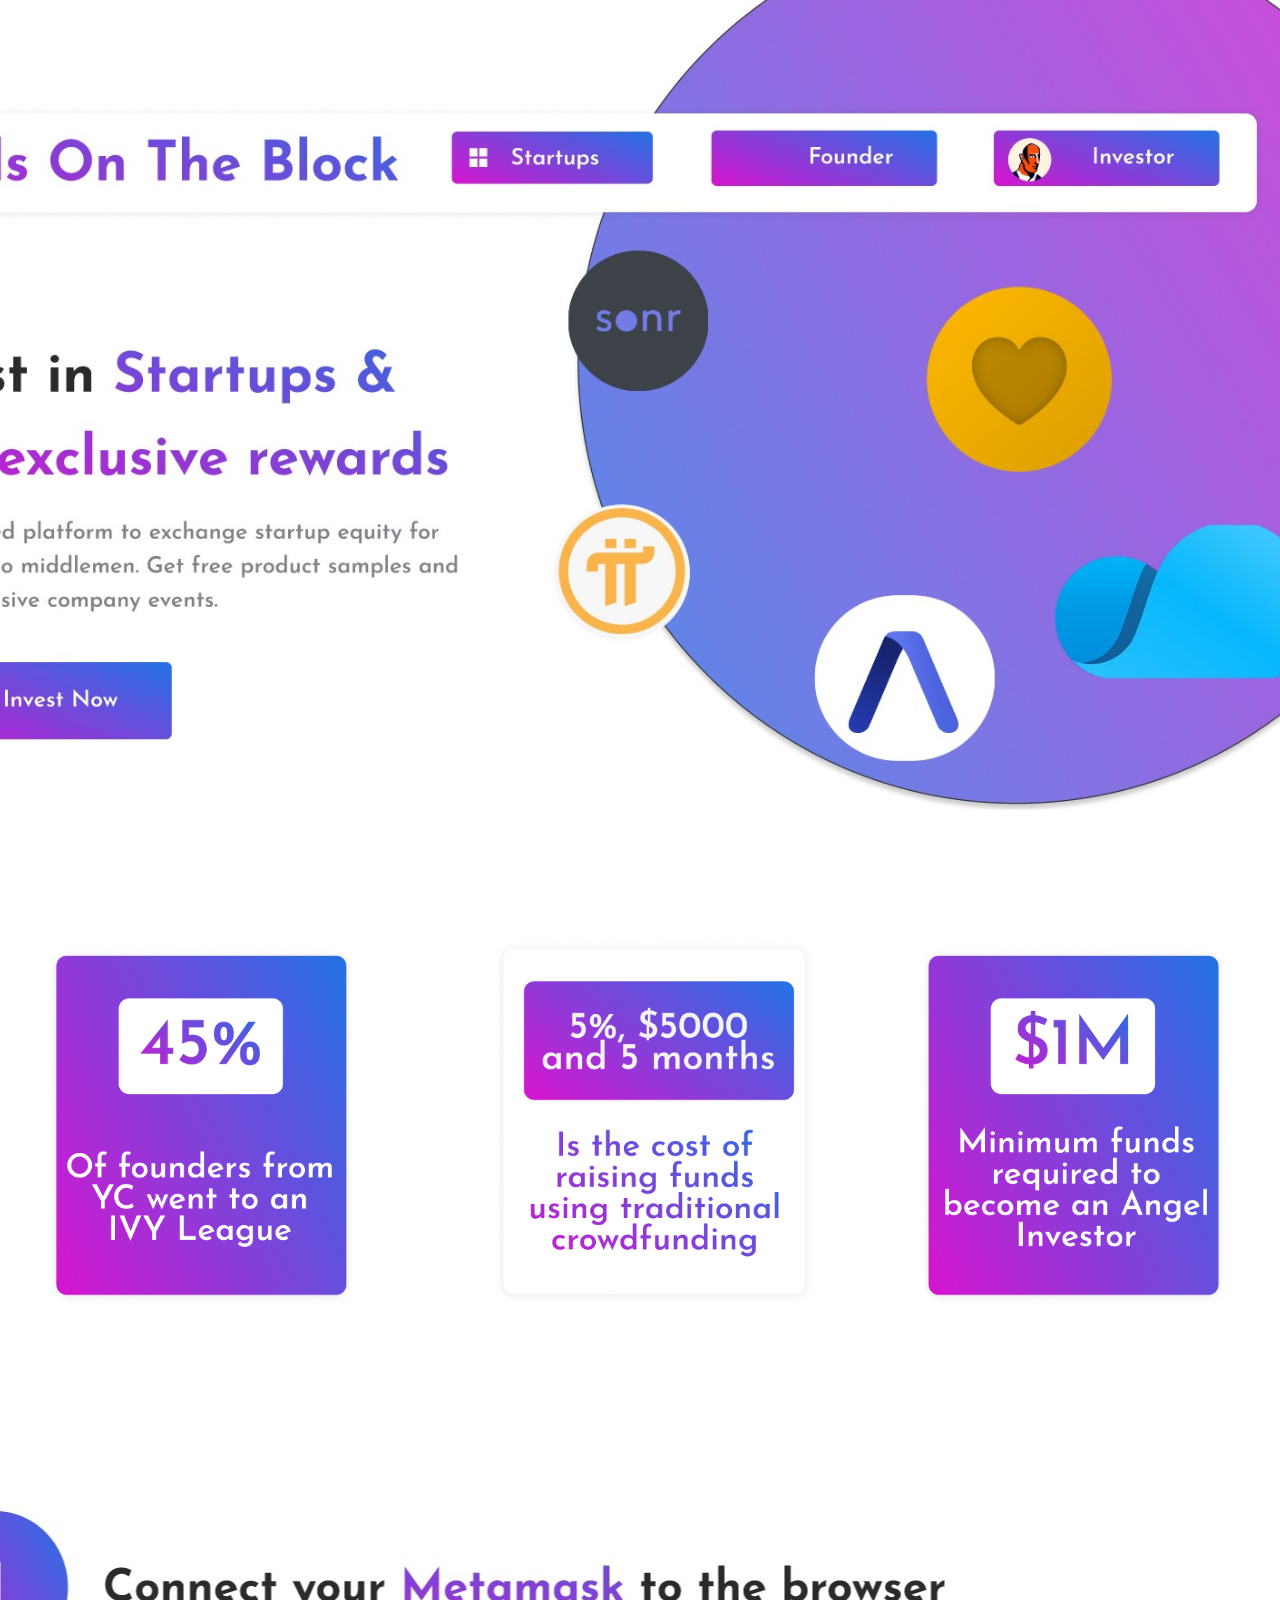
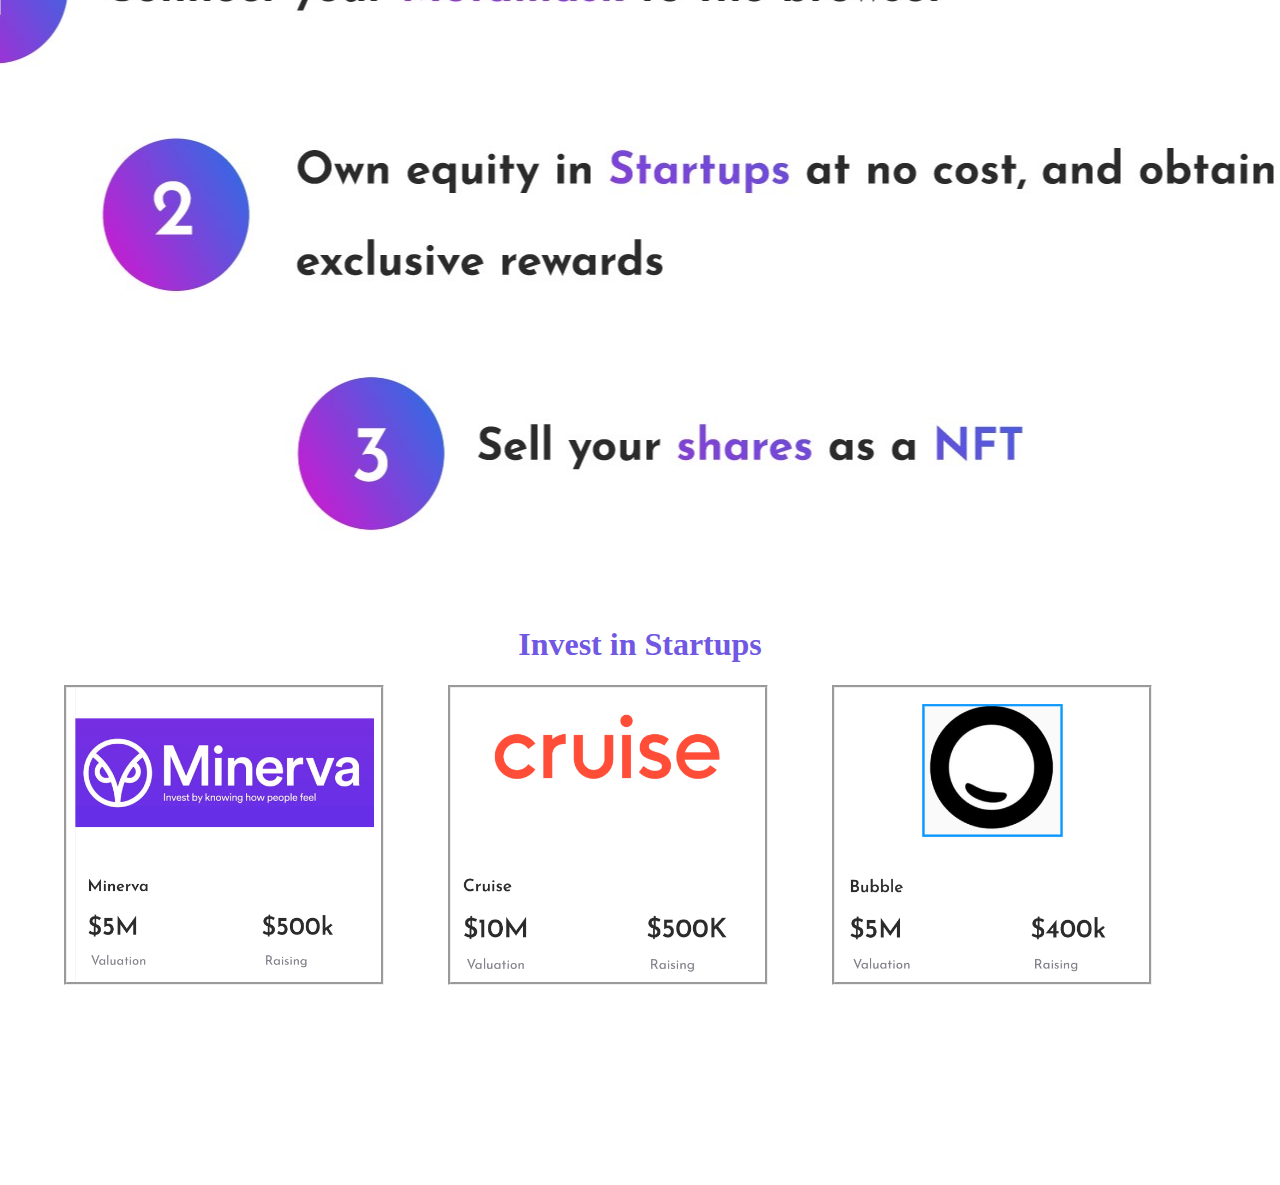
<file: index.html>
<!DOCTYPE html>
<html>

<head>
    <style>

* {
  box-sizing: border-box;
}

/* Create three equal columns that floats next to each other */
.column {
  float: left;
  width: 25%;
  padding: 10px;
  height: 300px; /* Should be removed. Only for demonstration */
  margin-left: 5%;
}

.row {
    margin-bottom: 100px;
    padding-bottom: 100px;
}

/* Clear floats after the columns */
.row:after {
  content: "";
  display: table;
  clear: both;
  margin-bottom: 100px;
}

/* Responsive layout - makes the three columns stack on top of each other instead of next to each other */
@media screen and (max-width: 600px) {
  .column {
    width: 100%;
  }
}

        body, html {
  height: 100%;
  margin: 0;
}

        .bg {
            /* The image used */
            background-image: url("images/landing_page.jpg");

            /* Full height */
            height: 90%;

            /* Center and scale the image nicely */
            background-position: center;
            background-repeat: no-repeat;
            background-size: cover;
        }

        .bg2 {
            /* The image used */
            background-image: url("images/research.png");

            /* Full height */
            height: 70%;

            /* Center and scale the image nicely */
            background-position: center;
            background-repeat: no-repeat;
            background-size: contain
        }

        .bg3 {
            /* The image used */
            background-image: url("images/process.jpg");

            /* Full height */
            height: 85%;

            /* Center and scale the image nicely */
            background-position: center;
            background-repeat: no-repeat;
            background-size: auto;
        }
    </style>
</head>

<body>

    <!-- <a href="company.html?name=minervaHash">Minerva Hash</a>
    <a href="company.html?name=bubleHash">Buble Hash</a>
    <a href="company.html?name=cruiseHash">Cruise Hash</a> -->

    <div class="bg"></div>
    <div class="bg2"></div>

    <div class="bg3"></div>

    <div style="border-top: 5px;">
    <div style="text-align: center;">
        <h1 style="color: #7158E2;">Invest in Startups</h1>
    </div>
    

    <div class="row">
        <div onclick="window.location='company.html?name=minervaHash';" class="column" style="background-image: url('images/minerva.png'); background-position: center;
            background-repeat: no-repeat;
            background-size: contain; border-style: groove;">
        </div>
        <div onclick="window.location='company.html?name=cruiseHash';" class="column" style="background-image: url('images/cruise.png'); background-position: center;
        background-repeat: no-repeat;
        background-size: contain; border-style: groove;">
        </div>
        <div onclick="window.location='company.html?name=bubleHash';" class="column" style="background-image: url('images/bubble.png'); background-position: center;
        background-repeat: no-repeat;
        background-size: contain; border-style: groove;">
        </div>
      </div>
    </div>

    <div>



    </div>

</body>

</html>
</file>
